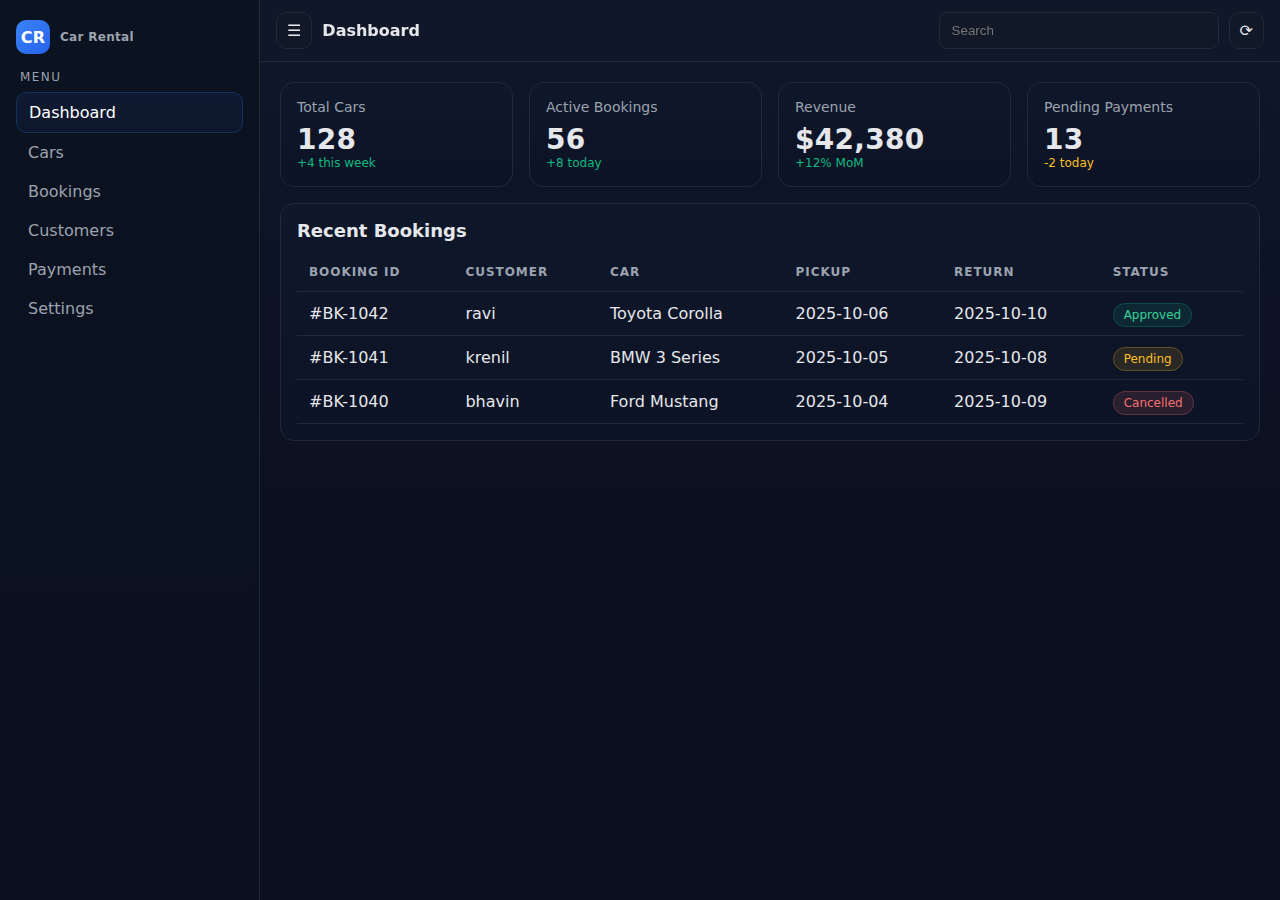
<file: index.html>
<!DOCTYPE html>
<html lang="en">
<head>
  <meta charset="UTF-8" />
  <meta name="viewport" content="width=device-width, initial-scale=1" />
  <title>Car Rental Dashboard</title>
  <link rel="stylesheet" href="styles.css" />
</head>
<body>
  <div class="layout">
    <aside class="sidebar">
      <div class="brand"><div class="logo">CR</div> <span class="label">Car Rental</span></div>
      <div class="muted">Menu</div>
      <ul class="nav">
        <li><a href="index.html">Dashboard</a></li>
        <li><a href="cars.html">Cars</a></li>
        <li><a href="bookings.html">Bookings</a></li>
        <li><a href="customers.html">Customers</a></li>
        <li><a href="payments.html">Payments</a></li>
        <li><a href="settings.html">Settings</a></li>
      </ul>
    </aside>

    <div class="main">
      <header class="topbar">
        <div class="left">
          <button id="menuToggle" class="icon-btn" aria-label="Toggle menu">☰</button>
          <strong>Dashboard</strong>
        </div>
        <div class="right">
          <input class="search" type="search" placeholder="Search" />
          <button class="icon-btn">⟳</button>
        </div>
      </header>

      <main class="content">
        <section class="kpis grid cols-4">
          <div class="card">
            <h3>Total Cars</h3>
            <div class="value">128</div>
            <div class="delta">+4 this week</div>
          </div>
          <div class="card">
            <h3>Active Bookings</h3>
            <div class="value">56</div>
            <div class="delta">+8 today</div>
          </div>
          <div class="card">
            <h3>Revenue</h3>
            <div class="value">$42,380</div>
            <div class="delta">+12% MoM</div>
          </div>
          <div class="card">
            <h3>Pending Payments</h3>
            <div class="value">13</div>
            <div class="delta" style="color:#fbbf24">-2 today</div>
          </div>
        </section>

        <section class="panel">
          <h2>Recent Bookings</h2>
          <div class="table-wrap">
            <table class="table" id="recentBookings">
              <thead>
                <tr>
                  <th>Booking ID</th>
                  <th>Customer</th>
                  <th>Car</th>
                  <th>Pickup</th>
                  <th>Return</th>
                  <th>Status</th>
                </tr>
              </thead>
              <tbody>
                <tr>
                  <td>#BK-1042</td>
                  <td>ravi</td>
                  <td>Toyota Corolla</td>
                  <td>2025-10-06</td>
                  <td>2025-10-10</td>
                  <td><span class="badge success">Approved</span></td>
                </tr>
                <tr>
                  <td>#BK-1041</td>
                  <td>krenil</td>
                  <td>BMW 3 Series</td>
                  <td>2025-10-05</td>
                  <td>2025-10-08</td>
                  <td><span class="badge warning">Pending</span></td>
                </tr>
                <tr>
                  <td>#BK-1040</td>
                  <td>bhavin</td>
                  <td>Ford Mustang</td>
                  <td>2025-10-04</td>
                  <td>2025-10-09</td>
                  <td><span class="badge danger">Cancelled</span></td>
                </tr>
              </tbody>
            </table>
          </div>
        </section>
        <div class="footer-space"></div>
      </main>
    </div>
  </div>
  <script src="app.js"></script>
</body>
</html>
</file>
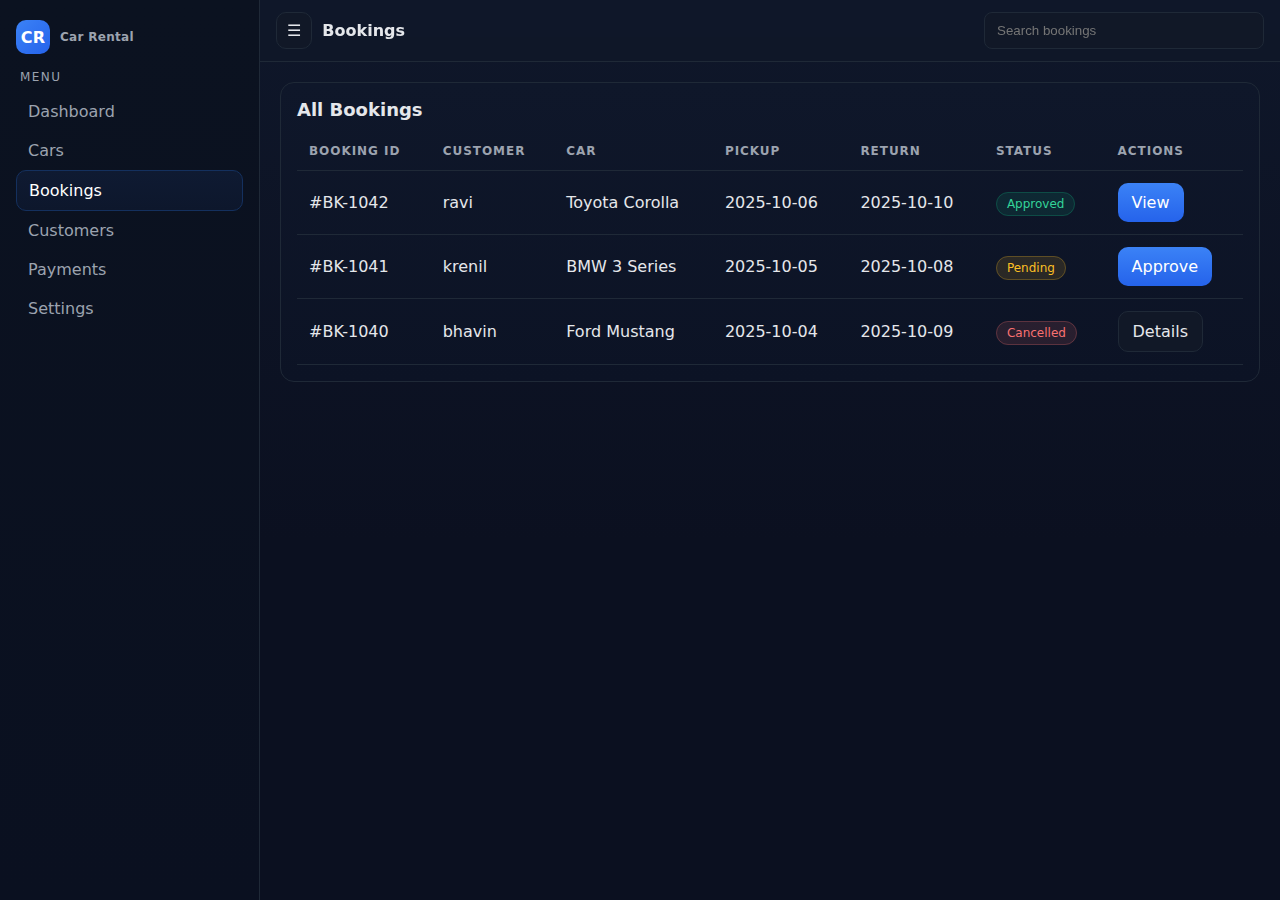
<file: bookings.html>
<!DOCTYPE html>
<html lang="en">
<head>
  <meta charset="UTF-8" />
  <meta name="viewport" content="width=device-width, initial-scale=1" />
  <title>Bookings - Car Rental Dashboard</title>
  <link rel="stylesheet" href="styles.css" />
</head>
<body>
  <div class="layout">
    <aside class="sidebar">
      <div class="brand"><div class="logo">CR</div> <span class="label">Car Rental</span></div>
      <div class="muted">Menu</div>
      <ul class="nav">
        <li><a href="index.html">Dashboard</a></li>
        <li><a href="cars.html">Cars</a></li>
        <li><a href="bookings.html">Bookings</a></li>
        <li><a href="customers.html">Customers</a></li>
        <li><a href="payments.html">Payments</a></li>
        <li><a href="settings.html">Settings</a></li>
      </ul>
    </aside>

    <div class="main">
      <header class="topbar">
        <div class="left">
          <button id="menuToggle" class="icon-btn" aria-label="Toggle menu">☰</button>
          <strong>Bookings</strong>
        </div>
        <div class="right">
          <input class="search" type="search" placeholder="Search bookings" />
        </div>
      </header>

      <main class="content">
        <section class="panel">
          <h2>All Bookings</h2>
          <div class="table-wrap">
            <table class="table">
              <thead>
                <tr>
                  <th>Booking ID</th>
                  <th>Customer</th>
                  <th>Car</th>
                  <th>Pickup</th>
                  <th>Return</th>
                  <th>Status</th>
                  <th>Actions</th>
                </tr>
              </thead>
              <tbody>
                <tr>
                  <td>#BK-1042</td>
                  <td>ravi</td>
                  <td>Toyota Corolla</td>
                  <td>2025-10-06</td>
                  <td>2025-10-10</td>
                  <td><span class="badge success">Approved</span></td>
                  <td><button class="btn">View</button></td>
                </tr>
                <tr>
                  <td>#BK-1041</td>
                  <td>krenil</td>
                  <td>BMW 3 Series</td>
                  <td>2025-10-05</td>
                  <td>2025-10-08</td>
                  <td><span class="badge warning">Pending</span></td>
                  <td><button class="btn">Approve</button></td>
                </tr>
                <tr>
                  <td>#BK-1040</td>
                  <td>bhavin</td>
                  <td>Ford Mustang</td>
                  <td>2025-10-04</td>
                  <td>2025-10-09</td>
                  <td><span class="badge danger">Cancelled</span></td>
                  <td><button class="btn ghost">Details</button></td>
                </tr>
              </tbody>
            </table>
          </div>
        </section>
        <div class="footer-space"></div>
      </main>
    </div>
  </div>
  <script src="app.js"></script>
</body>
</html>
</file>
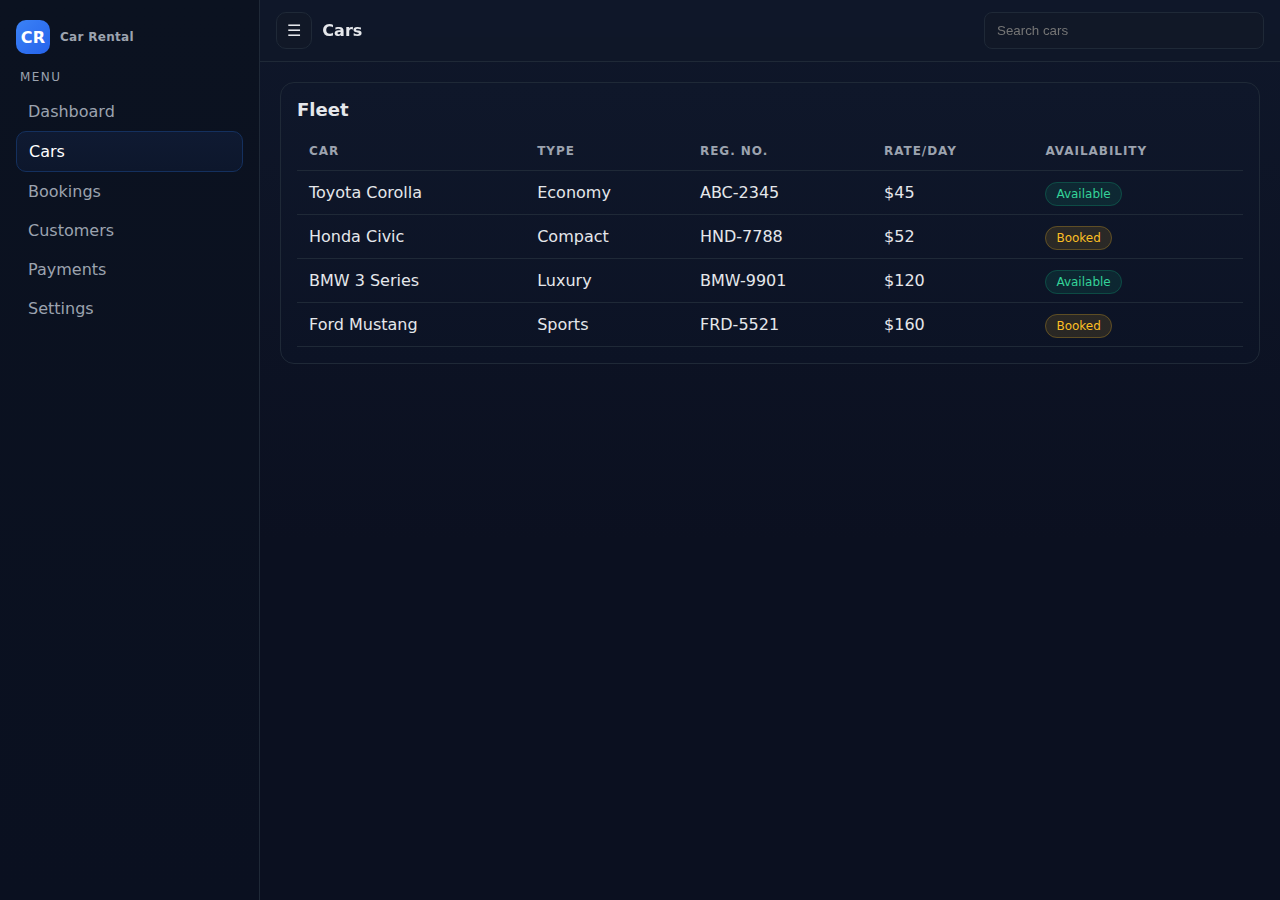
<file: cars.html>
<!DOCTYPE html>
<html lang="en">
<head>
  <meta charset="UTF-8" />
  <meta name="viewport" content="width=device-width, initial-scale=1" />
  <title>Cars - Car Rental Dashboard</title>
  <link rel="stylesheet" href="styles.css" />
</head>
<body>
  <div class="layout">
    <aside class="sidebar">
      <div class="brand"><div class="logo">CR</div> <span class="label">Car Rental</span></div>
      <div class="muted">Menu</div>
      <ul class="nav">
        <li><a href="index.html">Dashboard</a></li>
        <li><a href="cars.html">Cars</a></li>
        <li><a href="bookings.html">Bookings</a></li>
        <li><a href="customers.html">Customers</a></li>
        <li><a href="payments.html">Payments</a></li>
        <li><a href="settings.html">Settings</a></li>
      </ul>
    </aside>

    <div class="main">
      <header class="topbar">
        <div class="left">
          <button id="menuToggle" class="icon-btn" aria-label="Toggle menu">☰</button>
          <strong>Cars</strong>
        </div>
        <div class="right">
          <input id="carSearch" class="search" type="search" placeholder="Search cars" />
        </div>
      </header>

      <main class="content">
        <section class="panel">
          <h2>Fleet</h2>
          <div class="table-wrap">
            <table class="table" id="carsTable">
              <thead>
                <tr>
                  <th>Car</th>
                  <th>Type</th>
                  <th>Reg. No.</th>
                  <th>Rate/Day</th>
                  <th>Availability</th>
                </tr>
              </thead>
              <tbody>
                <tr>
                  <td>Toyota Corolla</td>
                  <td>Economy</td>
                  <td>ABC-2345</td>
                  <td>$45</td>
                  <td><span class="badge success">Available</span></td>
                </tr>
                <tr>
                  <td>Honda Civic</td>
                  <td>Compact</td>
                  <td>HND-7788</td>
                  <td>$52</td>
                  <td><span class="badge warning">Booked</span></td>
                </tr>
                <tr>
                  <td>BMW 3 Series</td>
                  <td>Luxury</td>
                  <td>BMW-9901</td>
                  <td>$120</td>
                  <td><span class="badge success">Available</span></td>
                </tr>
                <tr>
                  <td>Ford Mustang</td>
                  <td>Sports</td>
                  <td>FRD-5521</td>
                  <td>$160</td>
                  <td><span class="badge warning">Booked</span></td>
                </tr>
              </tbody>
            </table>
          </div>
        </section>
        <div class="footer-space"></div>
      </main>
    </div>
  </div>
  <script src="app.js"></script>
</body>
</html>
</file>
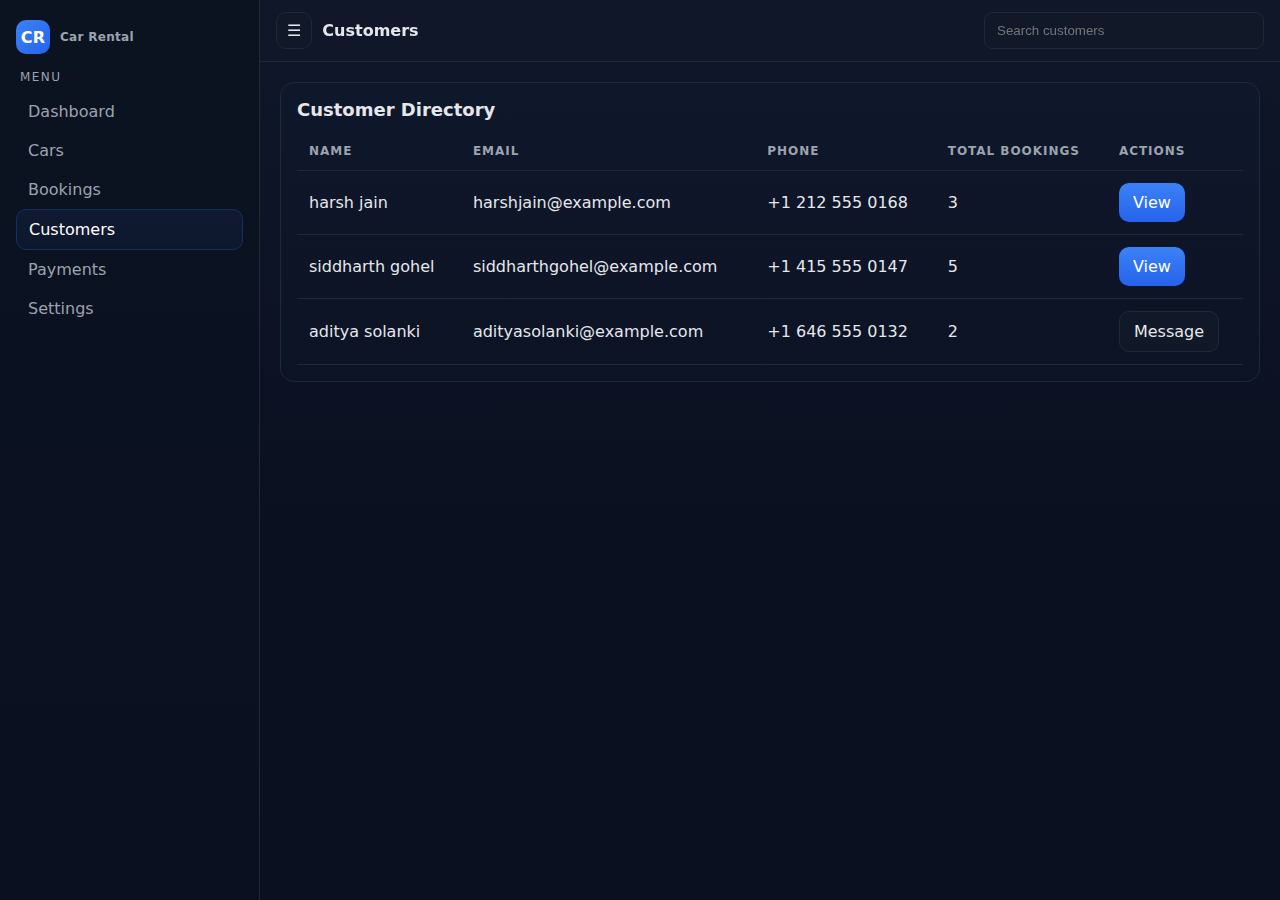
<file: customers.html>
<!DOCTYPE html>
<html lang="en">
<head>
  <meta charset="UTF-8" />
  <meta name="viewport" content="width=device-width, initial-scale=1" />
  <title>Customers - Car Rental Dashboard</title>
  <link rel="stylesheet" href="styles.css" />
</head>
<body>
  <div class="layout">
    <aside class="sidebar">
      <div class="brand"><div class="logo">CR</div> <span class="label">Car Rental</span></div>
      <div class="muted">Menu</div>
      <ul class="nav">
        <li><a href="index.html">Dashboard</a></li>
        <li><a href="cars.html">Cars</a></li>
        <li><a href="bookings.html">Bookings</a></li>
        <li><a href="customers.html">Customers</a></li>
        <li><a href="payments.html">Payments</a></li>
        <li><a href="settings.html">Settings</a></li>
      </ul>
    </aside>

    <div class="main">
      <header class="topbar">
        <div class="left">
          <button id="menuToggle" class="icon-btn" aria-label="Toggle menu">☰</button>
          <strong>Customers</strong>
        </div>
        <div class="right">
          <input class="search" type="search" placeholder="Search customers" />
        </div>
      </header>

      <main class="content">
        <section class="panel">
          <h2>Customer Directory</h2>
          <div class="table-wrap">
            <table class="table">
              <thead>
                <tr>
                  <th>Name</th>
                  <th>Email</th>
                  <th>Phone</th>
                  <th>Total Bookings</th>
                  <th>Actions</th>
                </tr>
              </thead>
              <tbody>
                <tr>
                  <td>harsh jain</td>
                  <td>harshjain@example.com</td>
                  <td>+1 212 555 0168</td>
                  <td>3</td>
                  <td><button class="btn">View</button></td>
                </tr>
                <tr>
                  <td>siddharth gohel</td>
                  <td>siddharthgohel@example.com</td>
                  <td>+1 415 555 0147</td>
                  <td>5</td>
                  <td><button class="btn">View</button></td>
                </tr>
                <tr>
                  <td>aditya solanki</td>
                  <td>adityasolanki@example.com</td>
                  <td>+1 646 555 0132</td>
                  <td>2</td>
                  <td><button class="btn ghost">Message</button></td>
                </tr>
              </tbody>
            </table>
          </div>
        </section>
        <div class="footer-space"></div>
      </main>
    </div>
  </div>
  <script src="app.js"></script>
</body>
</html>
</file>
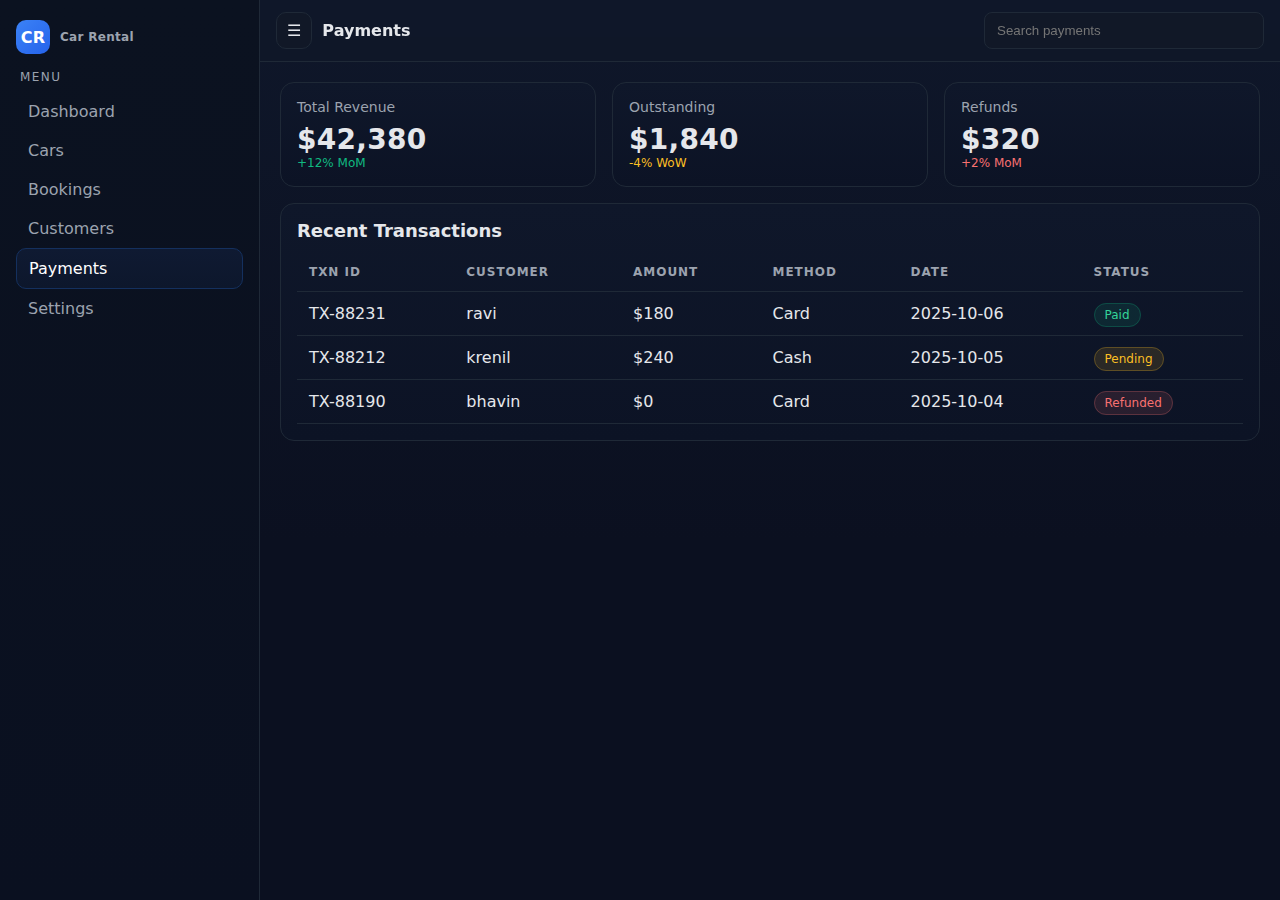
<file: payments.html>
<!DOCTYPE html>
<html lang="en">
<head>
  <meta charset="UTF-8" />
  <meta name="viewport" content="width=device-width, initial-scale=1" />
  <title>Payments - Car Rental Dashboard</title>
  <link rel="stylesheet" href="styles.css" />
</head>
<body>
  <div class="layout">
    <aside class="sidebar">
      <div class="brand"><div class="logo">CR</div> <span class="label">Car Rental</span></div>
      <div class="muted">Menu</div>
      <ul class="nav">
        <li><a href="index.html">Dashboard</a></li>
        <li><a href="cars.html">Cars</a></li>
        <li><a href="bookings.html">Bookings</a></li>
        <li><a href="customers.html">Customers</a></li>
        <li><a href="payments.html">Payments</a></li>
        <li><a href="settings.html">Settings</a></li>
      </ul>
    </aside>

    <div class="main">
      <header class="topbar">
        <div class="left">
          <button id="menuToggle" class="icon-btn" aria-label="Toggle menu">☰</button>
          <strong>Payments</strong>
        </div>
        <div class="right">
          <input class="search" type="search" placeholder="Search payments" />
        </div>
      </header>

      <main class="content">
        <section class="grid cols-3">
          <div class="card">
            <h3>Total Revenue</h3>
            <div class="value">$42,380</div>
            <div class="delta">+12% MoM</div>
          </div>
          <div class="card">
            <h3>Outstanding</h3>
            <div class="value">$1,840</div>
            <div class="delta" style="color:#fbbf24">-4% WoW</div>
          </div>
          <div class="card">
            <h3>Refunds</h3>
            <div class="value">$320</div>
            <div class="delta" style="color:#f87171">+2% MoM</div>
          </div>
        </section>

        <section class="panel" style="margin-top:16px;">
          <h2>Recent Transactions</h2>
          <div class="table-wrap">
            <table class="table">
              <thead>
                <tr>
                  <th>Txn ID</th>
                  <th>Customer</th>
                  <th>Amount</th>
                  <th>Method</th>
                  <th>Date</th>
                  <th>Status</th>
                </tr>
              </thead>
              <tbody>
                <tr>
                  <td>TX-88231</td>
                  <td>ravi</td>
                  <td>$180</td>
                  <td>Card</td>
                  <td>2025-10-06</td>
                  <td><span class="badge success">Paid</span></td>
                </tr>
                <tr>
                  <td>TX-88212</td>
                  <td>krenil</td>
                  <td>$240</td>
                  <td>Cash</td>
                  <td>2025-10-05</td>
                  <td><span class="badge warning">Pending</span></td>
                </tr>
                <tr>
                  <td>TX-88190</td>
                  <td>bhavin</td>
                  <td>$0</td>
                  <td>Card</td>
                  <td>2025-10-04</td>
                  <td><span class="badge danger">Refunded</span></td>
                </tr>
              </tbody>
            </table>
          </div>
        </section>
        <div class="footer-space"></div>
      </main>
    </div>
  </div>
  <script src="app.js"></script>
</body>
</html>
</file>
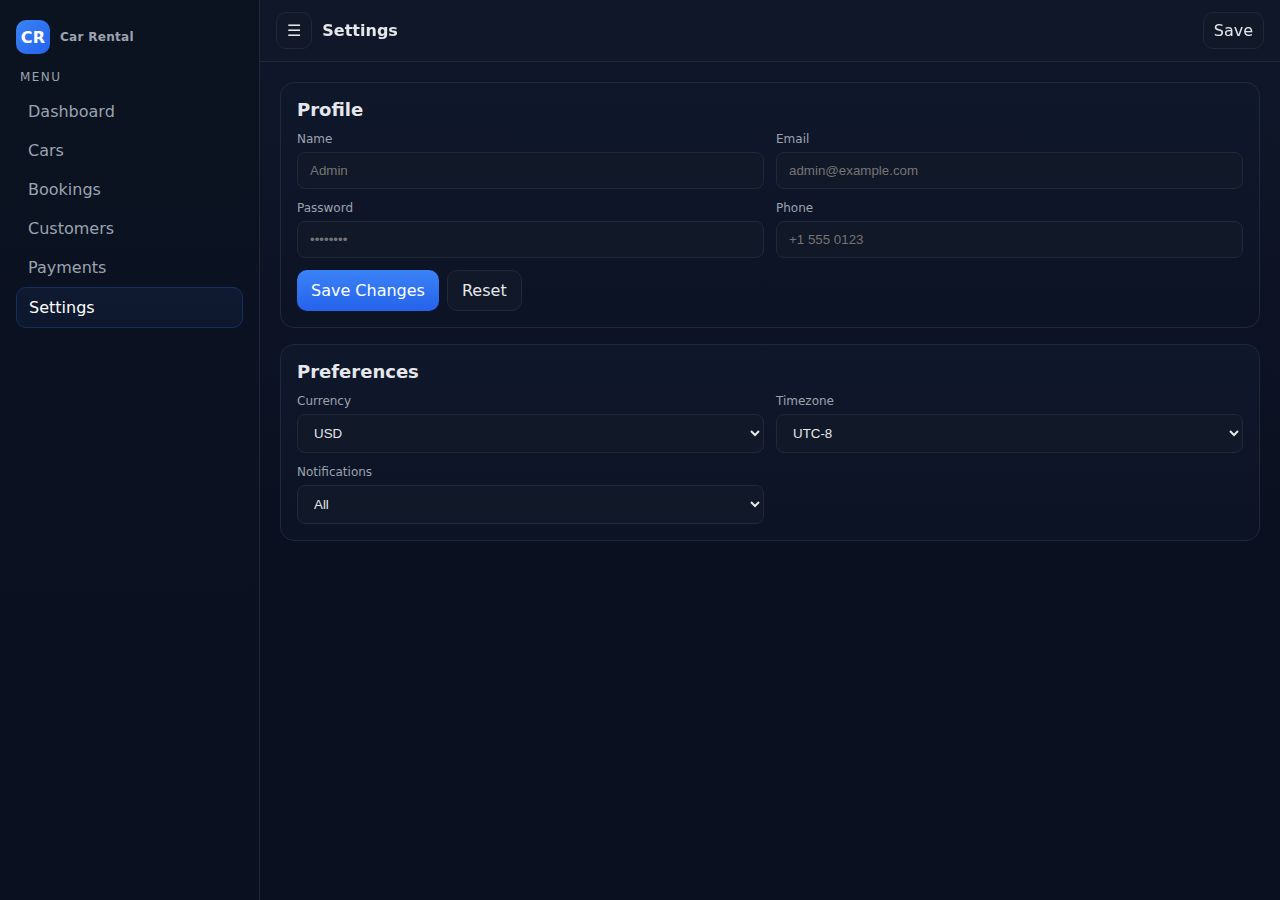
<file: settings.html>
<!DOCTYPE html>
<html lang="en">
<head>
  <meta charset="UTF-8" />
  <meta name="viewport" content="width=device-width, initial-scale=1" />
  <title>Settings - Car Rental Dashboard</title>
  <link rel="stylesheet" href="styles.css" />
</head>
<body>
  <div class="layout">
    <aside class="sidebar">
      <div class="brand"><div class="logo">CR</div> <span class="label">Car Rental</span></div>
      <div class="muted">Menu</div>
      <ul class="nav">
        <li><a href="index.html">Dashboard</a></li>
        <li><a href="cars.html">Cars</a></li>
        <li><a href="bookings.html">Bookings</a></li>
        <li><a href="customers.html">Customers</a></li>
        <li><a href="payments.html">Payments</a></li>
        <li><a href="settings.html">Settings</a></li>
      </ul>
    </aside>

    <div class="main">
      <header class="topbar">
        <div class="left">
          <button id="menuToggle" class="icon-btn" aria-label="Toggle menu">☰</button>
          <strong>Settings</strong>
        </div>
        <div class="right">
          <button class="icon-btn">Save</button>
        </div>
      </header>

      <main class="content">
        <form id="settingsForm" class="panel">
          <h2>Profile</h2>
          <div class="form-grid">
            <div class="form-group">
              <label class="label" for="name">Name</label>
              <input id="name" type="text" placeholder="Admin" />
            </div>
            <div class="form-group">
              <label class="label" for="email">Email</label>
              <input id="email" type="email" placeholder="admin@example.com" />
            </div>
            <div class="form-group">
              <label class="label" for="password">Password</label>
              <input id="password" type="password" placeholder="••••••••" />
            </div>
            <div class="form-group">
              <label class="label" for="phone">Phone</label>
              <input id="phone" type="tel" placeholder="+1 555 0123" />
            </div>
          </div>
          <div class="btn-row" style="margin-top:12px;">
            <button class="btn" type="submit">Save Changes</button>
            <button class="btn ghost" type="reset">Reset</button>
          </div>
        </form>

        <section class="panel" style="margin-top:16px;">
          <h2>Preferences</h2>
          <div class="form-grid">
            <div class="form-group">
              <label class="label" for="currency">Currency</label>
              <select id="currency">
                <option>USD</option>
                <option>EUR</option>
                <option>GBP</option>
              </select>
            </div>
            <div class="form-group">
              <label class="label" for="timezone">Timezone</label>
              <select id="timezone">
                <option>UTC-8</option>
                <option>UTC-5</option>
                <option>UTC+1</option>
              </select>
            </div>
            <div class="form-group">
              <label class="label" for="notif">Notifications</label>
              <select id="notif">
                <option>All</option>
                <option>Important only</option>
                <option>None</option>
              </select>
            </div>
          </div>
        </section>
        <div class="footer-space"></div>
      </main>
    </div>
  </div>
  <script src="app.js"></script>
</body>
</html>
</file>
<file: styles.css>
:root {
  --bg: #0f172a;
  --panel: #111827;
  --panel-2: #0b1220;
  --text: #e5e7eb;
  --muted: #9ca3af;
  --brand: #3b82f6;
  --brand-2: #2563eb;
  --success: #10b981;
  --warning: #f59e0b;
  --danger: #ef4444;
  --border: #1f2937;
}

* { box-sizing: border-box; }
html, body { height: 100%; }
body {
  margin: 0;
  font-family: Inter, ui-sans-serif, system-ui, -apple-system, Segoe UI, Roboto, Helvetica, Arial, Noto Sans, "Apple Color Emoji", "Segoe UI Emoji";
  background: linear-gradient(180deg, var(--bg), #0b1020 60%);
  color: var(--text);
}

a { color: inherit; text-decoration: none; }
img { max-width: 100%; display: block; }
button { font: inherit; }
input, select, textarea { background: var(--panel); color: var(--text); border: 1px solid var(--border); border-radius: 8px; padding: 10px 12px; }

.container { max-width: 1200px; margin: 0 auto; padding: 0 16px; }

.layout {
  display: grid;
  grid-template-columns: 260px 1fr;
  min-height: 100vh;
}

.sidebar {
  background: linear-gradient(180deg, #0b1220, #0a1020);
  border-right: 1px solid var(--border);
  position: sticky;
  top: 0;
  height: 100vh;
  padding: 20px 16px;
}
.sidebar .brand {
  display: flex;
  align-items: center;
  gap: 10px;
  font-weight: 700;
  letter-spacing: 0.3px;
  margin-bottom: 16px;
}
.sidebar .brand .logo {
  width: 34px; height: 34px; border-radius: 10px; background: linear-gradient(135deg, var(--brand), var(--brand-2)); display: grid; place-items: center; font-weight: 800; color: white;
}
.sidebar .muted { color: var(--muted); font-size: 12px; margin: 16px 4px 8px; text-transform: uppercase; letter-spacing: 0.12em; }
.nav {
  list-style: none; padding: 0; margin: 0;
}
.nav a {
  display: flex; align-items: center; gap: 10px;
  padding: 10px 12px; border-radius: 10px; color: var(--muted);
}
.nav a:hover { background: #0f1a32; color: var(--text); }
.nav a.active { background: linear-gradient(180deg, #0f1a32, #0d172c); color: #fff; border: 1px solid #14305e; }

.main {
  display: grid;
  grid-template-rows: auto 1fr;
  min-width: 0;
}
.topbar {
  display: flex; align-items: center; justify-content: space-between; gap: 12px;
  padding: 12px 16px; border-bottom: 1px solid var(--border);
  background: rgba(16, 24, 40, 0.4);
  backdrop-filter: blur(8px);
  position: sticky; top: 0; z-index: 5;
}
.topbar .left { display: flex; align-items: center; gap: 10px; }
.topbar .right { display: flex; align-items: center; gap: 10px; }
.icon-btn { background: var(--panel); color: var(--text); border: 1px solid var(--border); border-radius: 10px; padding: 8px 10px; cursor: pointer; }
.search { width: 280px; max-width: 45vw; }

.content { padding: 20px; }

.grid {
  display: grid; gap: 16px;
}
.grid.cols-4 { grid-template-columns: repeat(4, minmax(0, 1fr)); }
.grid.cols-3 { grid-template-columns: repeat(3, minmax(0, 1fr)); }
.grid.cols-2 { grid-template-columns: repeat(2, minmax(0, 1fr)); }

.card {
  background: linear-gradient(180deg, #0f172a, #0c1325);
  border: 1px solid var(--border);
  border-radius: 14px;
  padding: 16px;
}
.card h3 { margin: 0 0 8px; font-size: 14px; color: var(--muted); font-weight: 500; }
.card .value { font-size: 28px; font-weight: 800; letter-spacing: .3px; }
.card .delta { color: var(--success); font-size: 12px; }

.panel {
  background: linear-gradient(180deg, #0f172a, #0c1325);
  border: 1px solid var(--border);
  border-radius: 14px;
  padding: 16px;
}
.panel h2 { margin: 0 0 12px; font-size: 18px; }

.table-wrap { overflow: auto; }
.table { width: 100%; border-collapse: collapse; min-width: 720px; }
.table th, .table td { padding: 12px; text-align: left; border-bottom: 1px solid var(--border); }
.table th { color: var(--muted); font-weight: 600; font-size: 12px; text-transform: uppercase; letter-spacing: .08em; }
.table tr:hover td { background: #0f1a32; }

.badge { padding: 4px 10px; border-radius: 999px; font-size: 12px; border: 1px solid transparent; }
.badge.success { color: #34d399; background: rgba(16,185,129,0.12); border-color: rgba(16,185,129,0.25); }
.badge.warning { color: #fbbf24; background: rgba(251,191,36,0.12); border-color: rgba(251,191,36,0.25); }
.badge.danger { color: #f87171; background: rgba(248,113,113,0.12); border-color: rgba(248,113,113,0.25); }

.kpis { margin-bottom: 16px; }

.form-grid { display: grid; gap: 12px; grid-template-columns: repeat(2, minmax(0, 1fr)); }
.form-group { display: grid; gap: 6px; }
.label { color: var(--muted); font-size: 12px; }
.btn-row { display: flex; gap: 8px; }
.btn { background: linear-gradient(180deg, var(--brand), var(--brand-2)); color: white; border: 0; padding: 10px 14px; border-radius: 10px; cursor: pointer; }
.btn.ghost { background: var(--panel); border: 1px solid var(--border); color: var(--text); }

.footer-space { height: 20px; }

@media (max-width: 1024px) {
  .grid.cols-4 { grid-template-columns: repeat(2, minmax(0, 1fr)); }
  .layout { grid-template-columns: 80px 1fr; }
  .sidebar .label { display: none; }
  .nav a { justify-content: center; }
}

@media (max-width: 720px) {
  .layout { grid-template-columns: 1fr; }
  .sidebar { position: fixed; left: -260px; width: 240px; height: 100vh; z-index: 10; transition: left .2s ease; }
  .sidebar.open { left: 0; }
  .topbar { position: sticky; top: 0; }
  .search { width: 100%; max-width: none; }
  .grid.cols-4, .grid.cols-3 { grid-template-columns: 1fr; }
  .form-grid { grid-template-columns: 1fr; }
}
</file>
